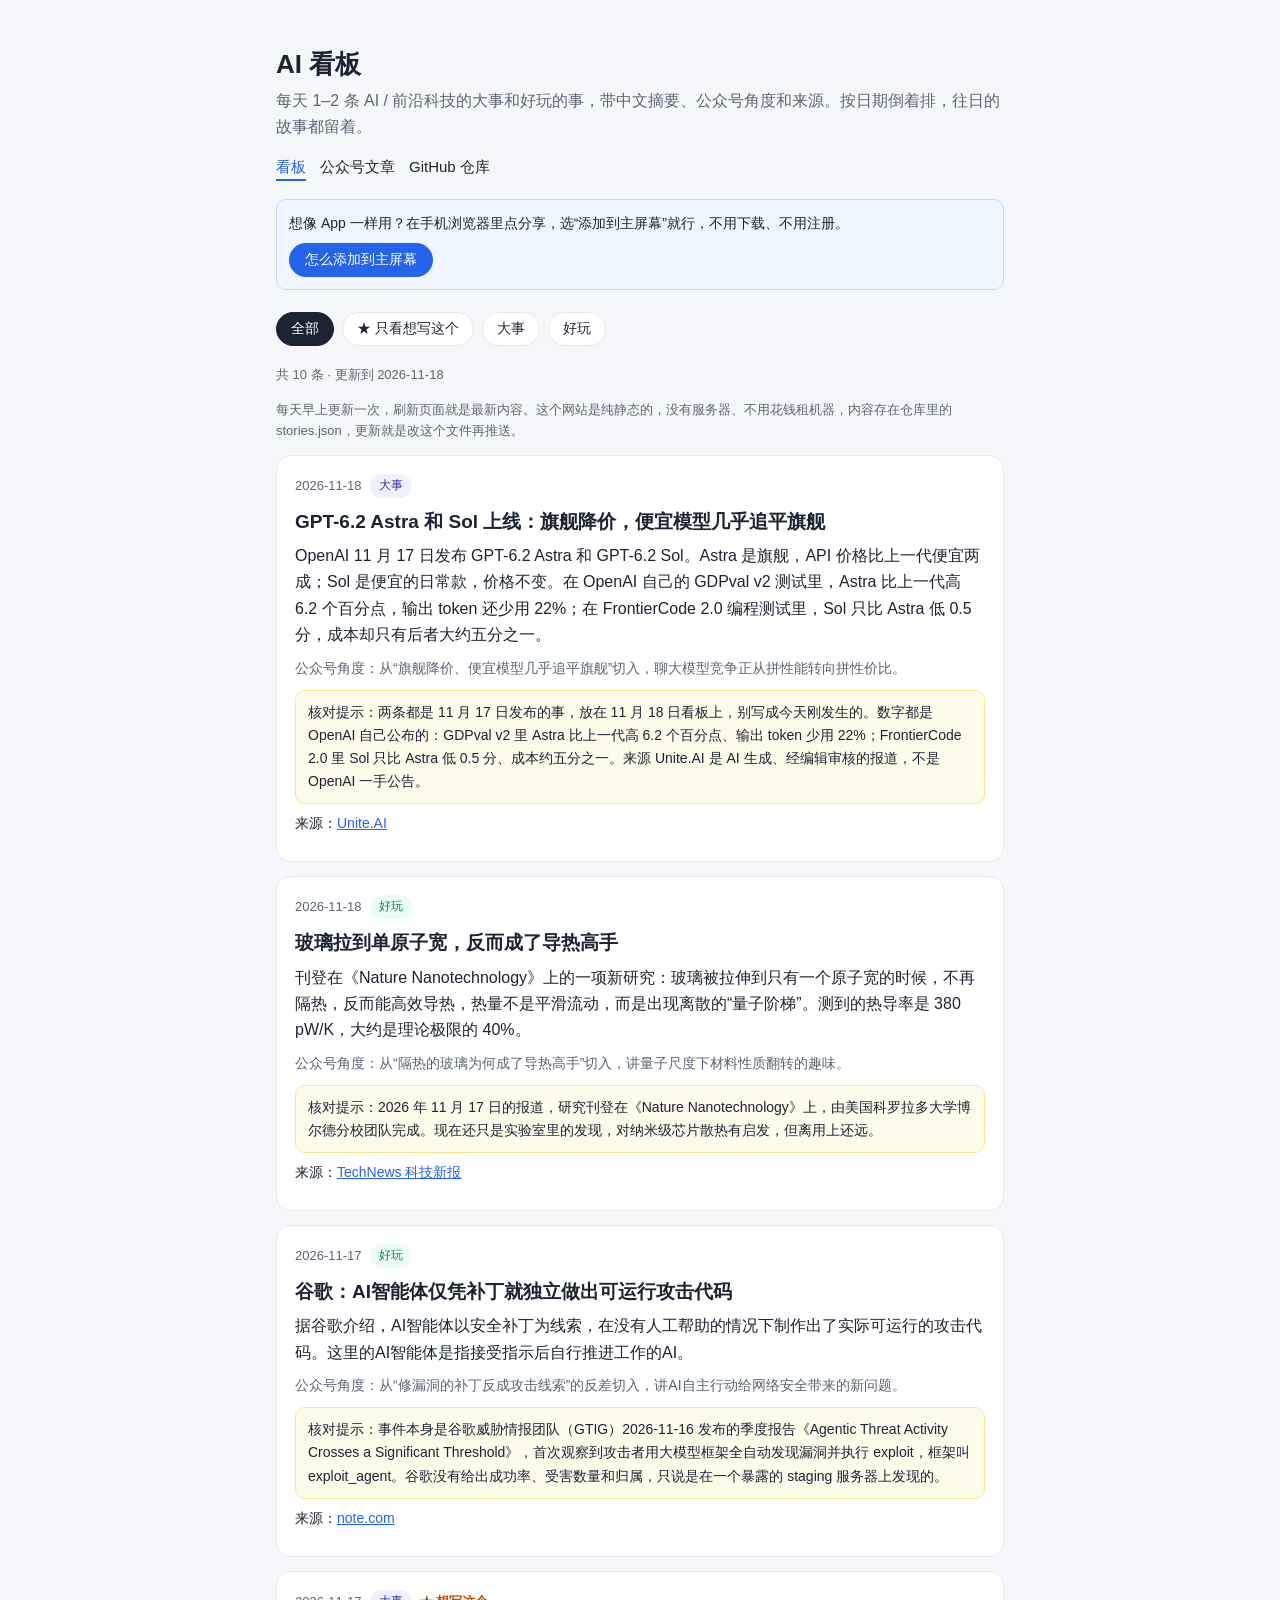
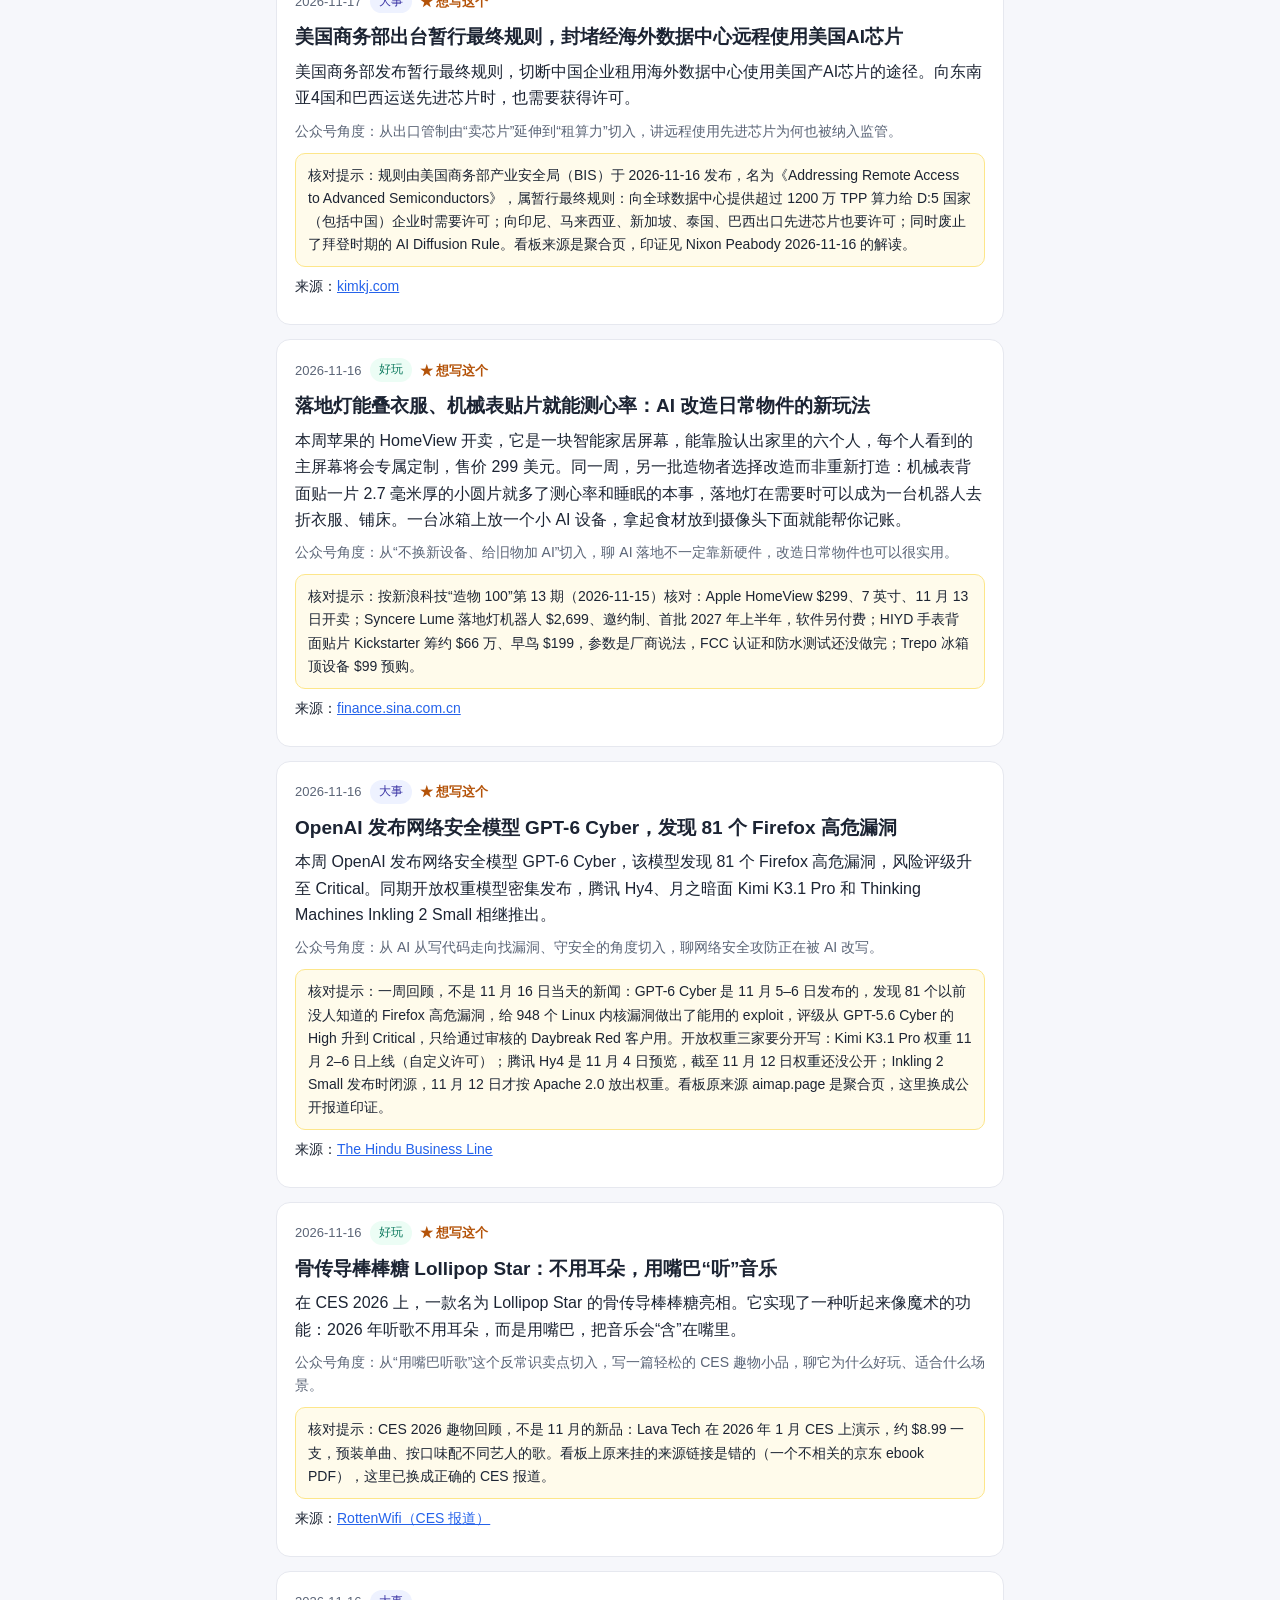
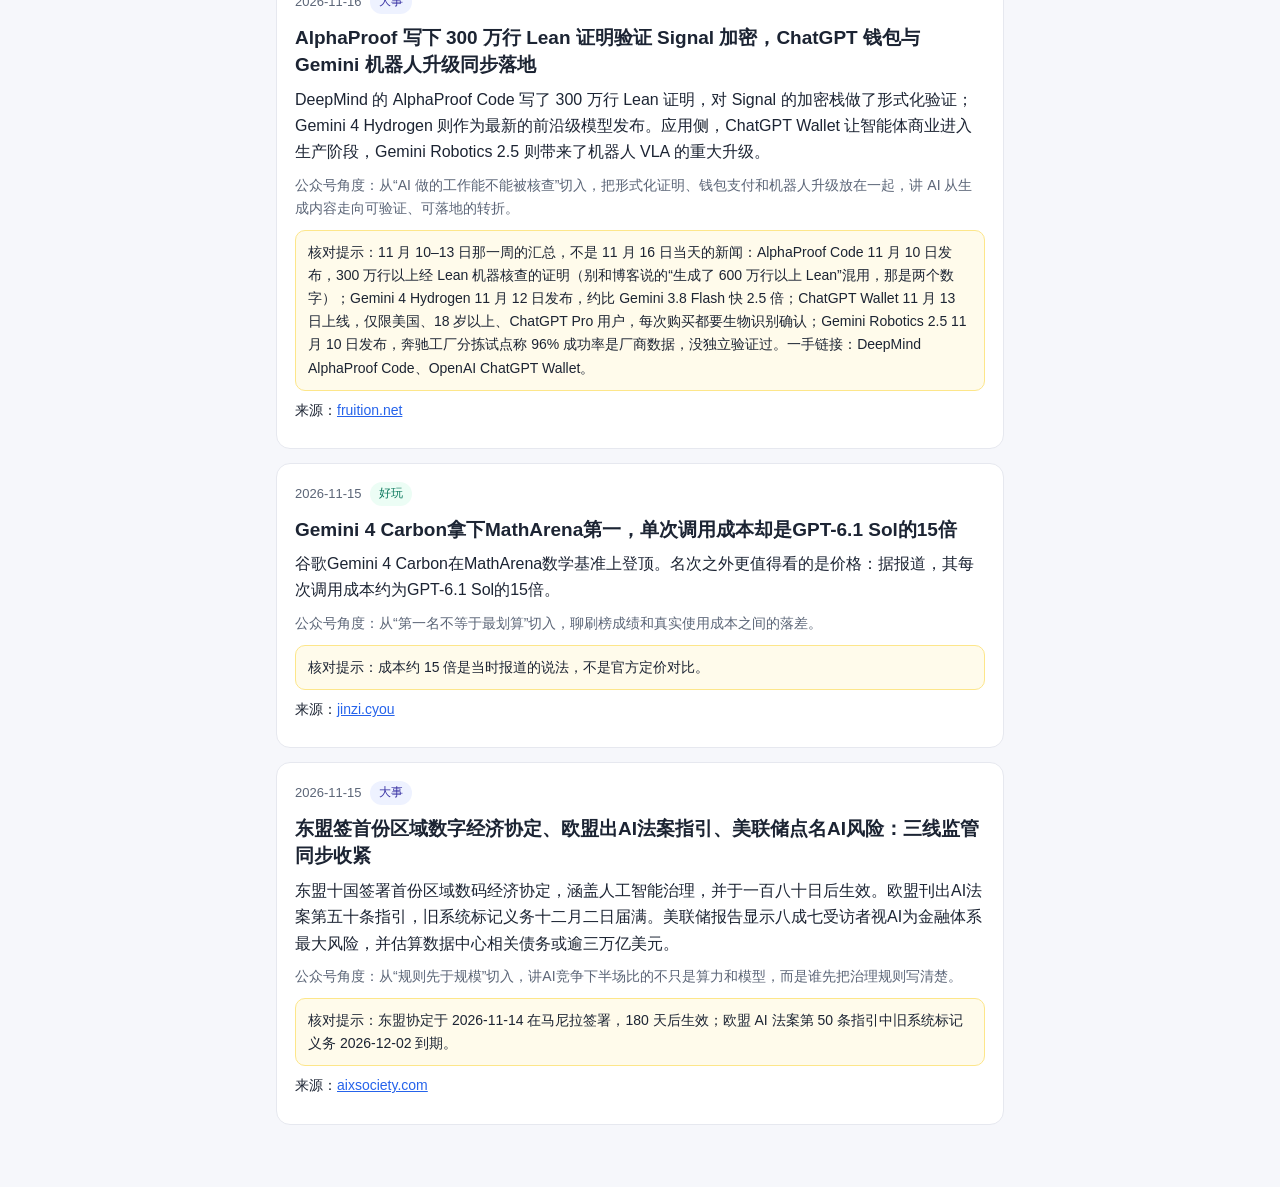
<file: index.html>
<!DOCTYPE html>
<html lang="zh-CN">
<head>
<meta charset="UTF-8">
<meta name="viewport" content="width=device-width, initial-scale=1">
<title>AI 看板 · 每天的 AI / 前沿科技</title>
<meta name="description" content="每天 1-2 条 AI / 前沿科技大事和好玩的事，带中文摘要、公众号角度和来源链接。">
<link rel="manifest" href="manifest.webmanifest">
<meta name="theme-color" content="#1c2433">
<link rel="icon" href="icon.svg" type="image/svg+xml">
<link rel="stylesheet" href="style.css">
</head>
<body>
<div class="wrap">
  <header class="site">
    <h1>AI 看板</h1>
    <p class="sub">每天 1–2 条 AI / 前沿科技的大事和好玩的事，带中文摘要、公众号角度和来源。按日期倒着排，往日的故事都留着。</p>
    <nav class="nav">
      <a class="active" href="index.html">看板</a>
      <a href="articles.html">公众号文章</a>
      <a href="https://github.com/LXCswlp/seendfirstindex" target="_blank" rel="noopener">GitHub 仓库</a>
    </nav>
    <div class="install">
      想像 App 一样用？在手机浏览器里点分享，选“添加到主屏幕”就行，不用下载、不用注册。
      <br><button class="install-btn" id="installBtn" type="button">怎么添加到主屏幕</button>
    </div>
  </header>

  <div class="filters">
    <button class="active" data-filter="all" type="button">全部</button>
    <button data-filter="picked" type="button">★ 只看想写这个</button>
    <button data-filter="大事" type="button">大事</button>
    <button data-filter="好玩" type="button">好玩</button>
  </div>
  <p class="meta" id="count"></p>
  <p class="meta" id="updated">每天早上更新一次，刷新页面就是最新内容。这个网站是纯静态的，没有服务器、不用花钱租机器，内容存在仓库里的 stories.json，更新就是改这个文件再推送。</p>

  <main id="list"><p>正在加载今天的看板……</p></main>
</div>
<script src="app.js"></script>
</body>
</html>
</file>
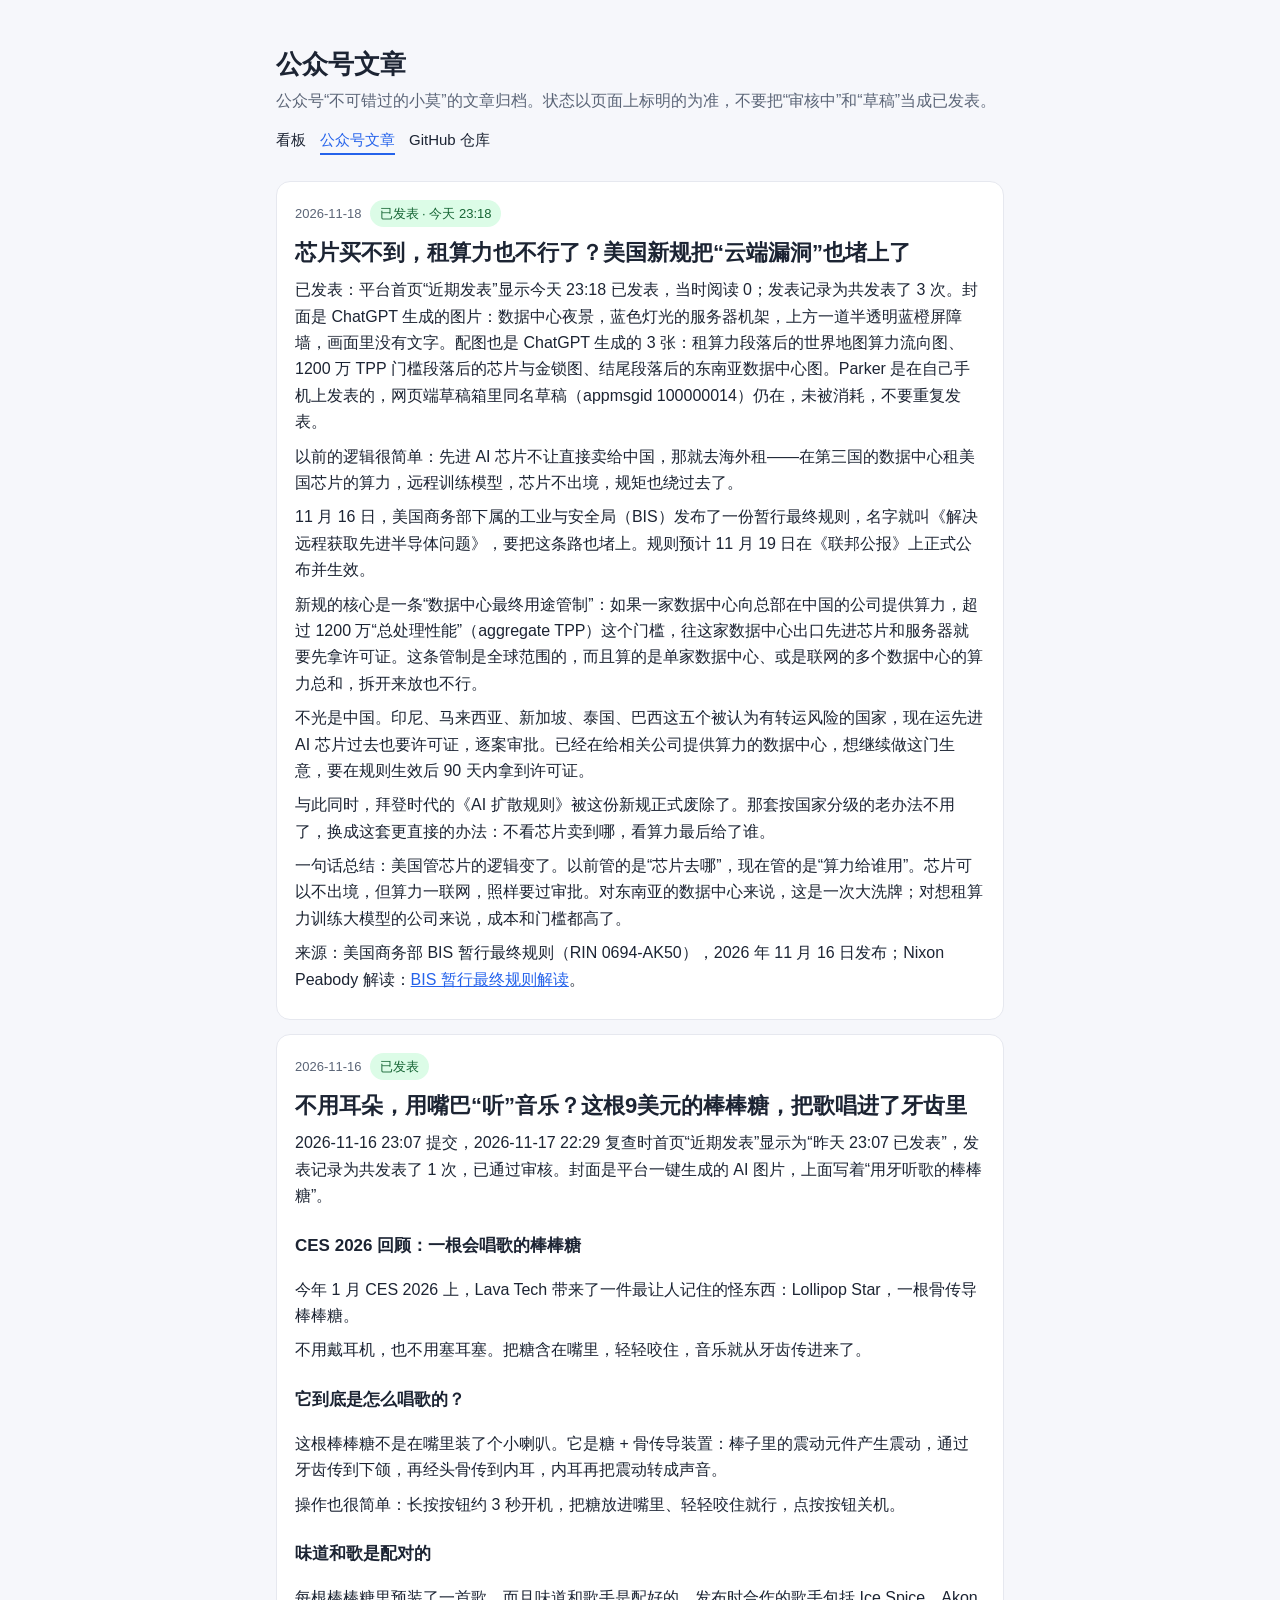
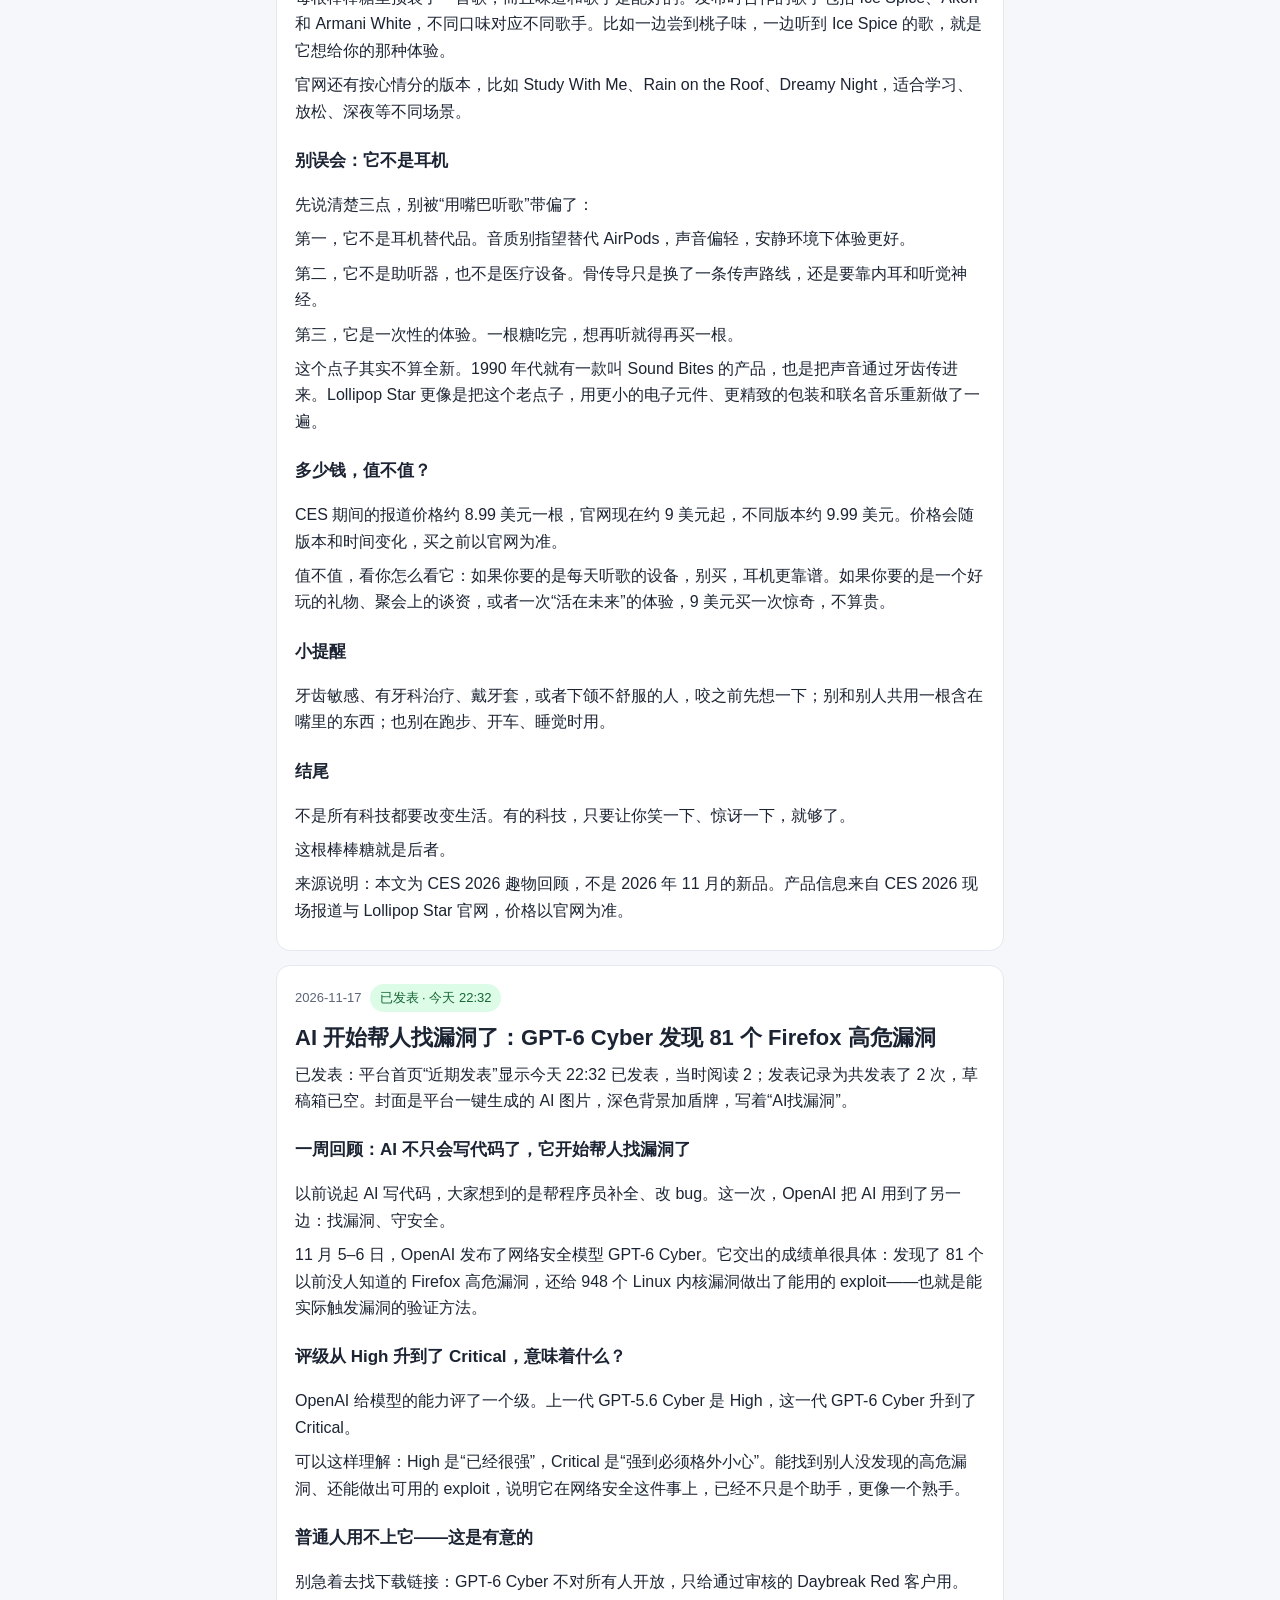
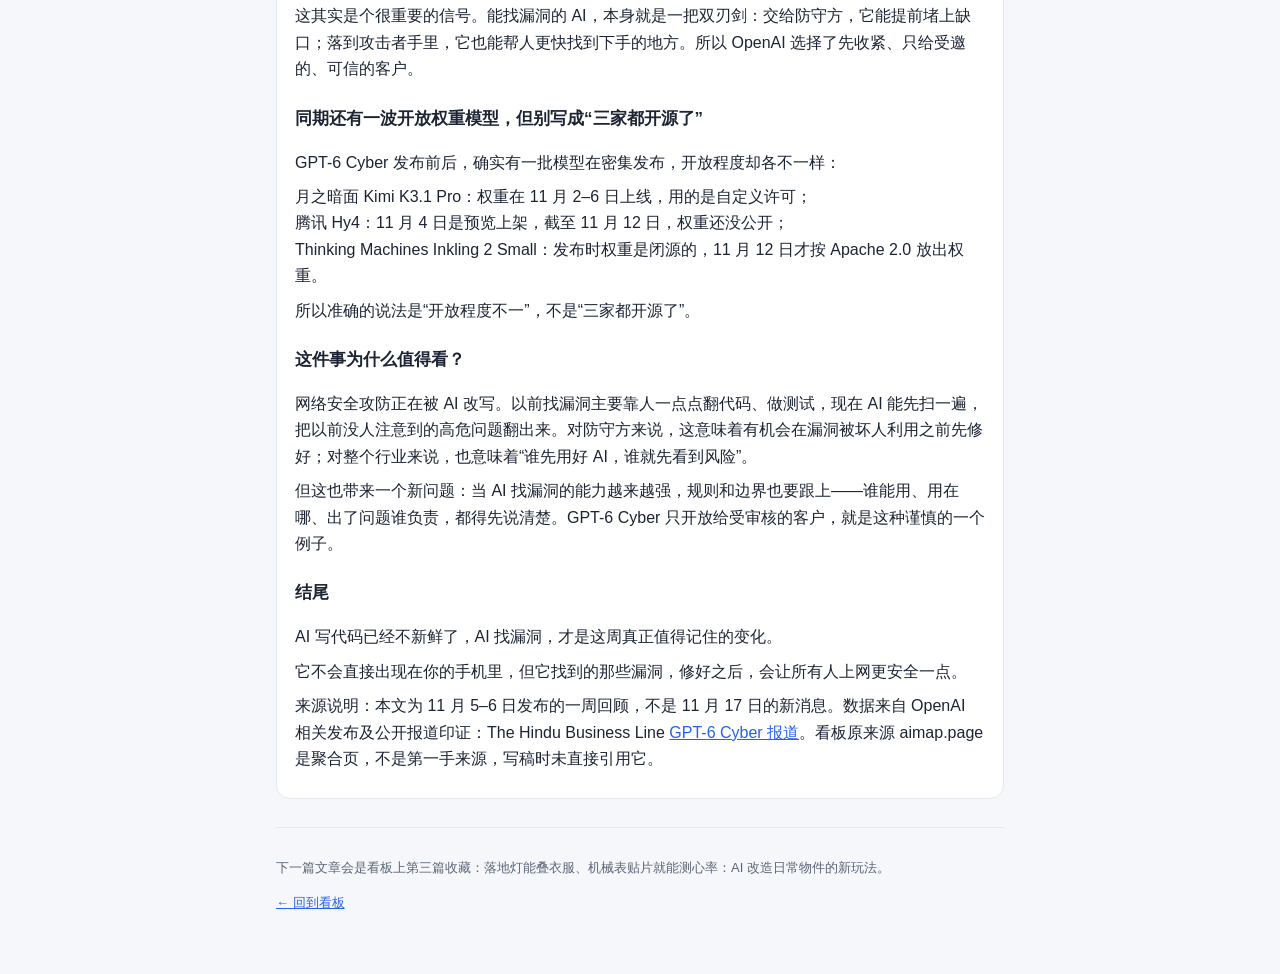
<file: articles.html>
<!DOCTYPE html>
<html lang="zh-CN">
<head>
<meta charset="UTF-8">
<meta name="viewport" content="width=device-width, initial-scale=1">
<title>公众号文章 · AI 看板</title>
<meta name="description" content="公众号“不可错过的小莫”的文章：棒棒糖、GPT-6 Cyber、芯片管制三篇均已发表。">
<link rel="manifest" href="manifest.webmanifest">
<meta name="theme-color" content="#1c2433">
<link rel="icon" href="icon.svg" type="image/svg+xml">
<link rel="stylesheet" href="style.css">
</head>
<body>
<div class="wrap">
  <header class="site">
    <h1>公众号文章</h1>
    <p class="sub">公众号“不可错过的小莫”的文章归档。状态以页面上标明的为准，不要把“审核中”和“草稿”当成已发表。</p>
    <nav class="nav">
      <a href="index.html">看板</a>
      <a class="active" href="articles.html">公众号文章</a>
      <a href="https://github.com/LXCswlp/seendfirstindex" target="_blank" rel="noopener">GitHub 仓库</a>
    </nav>
  </header>

  <article class="card post">
    <div class="meta"><span>2026-11-18</span><span class="status ok">已发表 · 今天 23:18</span></div>
    <h2>芯片买不到，租算力也不行了？美国新规把“云端漏洞”也堵上了</h2>
    <p>已发表：平台首页“近期发表”显示今天 23:18 已发表，当时阅读 0；发表记录为共发表了 3 次。封面是 ChatGPT 生成的图片：数据中心夜景，蓝色灯光的服务器机架，上方一道半透明蓝橙屏障墙，画面里没有文字。配图也是 ChatGPT 生成的 3 张：租算力段落后的世界地图算力流向图、1200 万 TPP 门槛段落后的芯片与金锁图、结尾段落后的东南亚数据中心图。Parker 是在自己手机上发表的，网页端草稿箱里同名草稿（appmsgid 100000014）仍在，未被消耗，不要重复发表。</p>
    <p>以前的逻辑很简单：先进 AI 芯片不让直接卖给中国，那就去海外租——在第三国的数据中心租美国芯片的算力，远程训练模型，芯片不出境，规矩也绕过去了。</p>
    <p>11 月 16 日，美国商务部下属的工业与安全局（BIS）发布了一份暂行最终规则，名字就叫《解决远程获取先进半导体问题》，要把这条路也堵上。规则预计 11 月 19 日在《联邦公报》上正式公布并生效。</p>
    <p>新规的核心是一条“数据中心最终用途管制”：如果一家数据中心向总部在中国的公司提供算力，超过 1200 万“总处理性能”（aggregate TPP）这个门槛，往这家数据中心出口先进芯片和服务器就要先拿许可证。这条管制是全球范围的，而且算的是单家数据中心、或是联网的多个数据中心的算力总和，拆开来放也不行。</p>
    <p>不光是中国。印尼、马来西亚、新加坡、泰国、巴西这五个被认为有转运风险的国家，现在运先进 AI 芯片过去也要许可证，逐案审批。已经在给相关公司提供算力的数据中心，想继续做这门生意，要在规则生效后 90 天内拿到许可证。</p>
    <p>与此同时，拜登时代的《AI 扩散规则》被这份新规正式废除了。那套按国家分级的老办法不用了，换成这套更直接的办法：不看芯片卖到哪，看算力最后给了谁。</p>
    <p>一句话总结：美国管芯片的逻辑变了。以前管的是“芯片去哪”，现在管的是“算力给谁用”。芯片可以不出境，但算力一联网，照样要过审批。对东南亚的数据中心来说，这是一次大洗牌；对想租算力训练大模型的公司来说，成本和门槛都高了。</p>
    <p>来源：美国商务部 BIS 暂行最终规则（RIN 0694-AK50），2026 年 11 月 16 日发布；Nixon Peabody 解读：<a href="https://www.nixonpeabody.com/insights/alerts/2026/11/16/bis-targets-remote-access-to-advanced-chips-through-overseas-data-centers" target="_blank" rel="noopener">BIS 暂行最终规则解读</a>。</p>
  </article>

  <article class="card post">
    <div class="meta"><span>2026-11-16</span><span class="status ok">已发表</span></div>
    <h2>不用耳朵，用嘴巴“听”音乐？这根9美元的棒棒糖，把歌唱进了牙齿里</h2>
    <p>2026-11-16 23:07 提交，2026-11-17 22:29 复查时首页“近期发表”显示为“昨天 23:07 已发表”，发表记录为共发表了 1 次，已通过审核。封面是平台一键生成的 AI 图片，上面写着“用牙听歌的棒棒糖”。</p>
    <h3>CES 2026 回顾：一根会唱歌的棒棒糖</h3>
    <p>今年 1 月 CES 2026 上，Lava Tech 带来了一件最让人记住的怪东西：Lollipop Star，一根骨传导棒棒糖。</p>
    <p>不用戴耳机，也不用塞耳塞。把糖含在嘴里，轻轻咬住，音乐就从牙齿传进来了。</p>
    <h3>它到底是怎么唱歌的？</h3>
    <p>这根棒棒糖不是在嘴里装了个小喇叭。它是糖 + 骨传导装置：棒子里的震动元件产生震动，通过牙齿传到下颌，再经头骨传到内耳，内耳再把震动转成声音。</p>
    <p>操作也很简单：长按按钮约 3 秒开机，把糖放进嘴里、轻轻咬住就行，点按按钮关机。</p>
    <h3>味道和歌是配对的</h3>
    <p>每根棒棒糖里预装了一首歌，而且味道和歌手是配好的。发布时合作的歌手包括 Ice Spice、Akon 和 Armani White，不同口味对应不同歌手。比如一边尝到桃子味，一边听到 Ice Spice 的歌，就是它想给你的那种体验。</p>
    <p>官网还有按心情分的版本，比如 Study With Me、Rain on the Roof、Dreamy Night，适合学习、放松、深夜等不同场景。</p>
    <h3>别误会：它不是耳机</h3>
    <p>先说清楚三点，别被“用嘴巴听歌”带偏了：</p>
    <p>第一，它不是耳机替代品。音质别指望替代 AirPods，声音偏轻，安静环境下体验更好。</p>
    <p>第二，它不是助听器，也不是医疗设备。骨传导只是换了一条传声路线，还是要靠内耳和听觉神经。</p>
    <p>第三，它是一次性的体验。一根糖吃完，想再听就得再买一根。</p>
    <p>这个点子其实不算全新。1990 年代就有一款叫 Sound Bites 的产品，也是把声音通过牙齿传进来。Lollipop Star 更像是把这个老点子，用更小的电子元件、更精致的包装和联名音乐重新做了一遍。</p>
    <h3>多少钱，值不值？</h3>
    <p>CES 期间的报道价格约 8.99 美元一根，官网现在约 9 美元起，不同版本约 9.99 美元。价格会随版本和时间变化，买之前以官网为准。</p>
    <p>值不值，看你怎么看它：如果你要的是每天听歌的设备，别买，耳机更靠谱。如果你要的是一个好玩的礼物、聚会上的谈资，或者一次“活在未来”的体验，9 美元买一次惊奇，不算贵。</p>
    <h3>小提醒</h3>
    <p>牙齿敏感、有牙科治疗、戴牙套，或者下颌不舒服的人，咬之前先想一下；别和别人共用一根含在嘴里的东西；也别在跑步、开车、睡觉时用。</p>
    <h3>结尾</h3>
    <p>不是所有科技都要改变生活。有的科技，只要让你笑一下、惊讶一下，就够了。</p>
    <p>这根棒棒糖就是后者。</p>
    <p>来源说明：本文为 CES 2026 趣物回顾，不是 2026 年 11 月的新品。产品信息来自 CES 2026 现场报道与 Lollipop Star 官网，价格以官网为准。</p>
  </article>

  <article class="card post">
    <div class="meta"><span>2026-11-17</span><span class="status ok">已发表 · 今天 22:32</span></div>
    <h2>AI 开始帮人找漏洞了：GPT-6 Cyber 发现 81 个 Firefox 高危漏洞</h2>
    <p>已发表：平台首页“近期发表”显示今天 22:32 已发表，当时阅读 2；发表记录为共发表了 2 次，草稿箱已空。封面是平台一键生成的 AI 图片，深色背景加盾牌，写着“AI找漏洞”。</p>
    <h3>一周回顾：AI 不只会写代码了，它开始帮人找漏洞了</h3>
    <p>以前说起 AI 写代码，大家想到的是帮程序员补全、改 bug。这一次，OpenAI 把 AI 用到了另一边：找漏洞、守安全。</p>
    <p>11 月 5–6 日，OpenAI 发布了网络安全模型 GPT-6 Cyber。它交出的成绩单很具体：发现了 81 个以前没人知道的 Firefox 高危漏洞，还给 948 个 Linux 内核漏洞做出了能用的 exploit——也就是能实际触发漏洞的验证方法。</p>
    <h3>评级从 High 升到了 Critical，意味着什么？</h3>
    <p>OpenAI 给模型的能力评了一个级。上一代 GPT-5.6 Cyber 是 High，这一代 GPT-6 Cyber 升到了 Critical。</p>
    <p>可以这样理解：High 是“已经很强”，Critical 是“强到必须格外小心”。能找到别人没发现的高危漏洞、还能做出可用的 exploit，说明它在网络安全这件事上，已经不只是个助手，更像一个熟手。</p>
    <h3>普通人用不上它——这是有意的</h3>
    <p>别急着去找下载链接：GPT-6 Cyber 不对所有人开放，只给通过审核的 Daybreak Red 客户用。</p>
    <p>这其实是个很重要的信号。能找漏洞的 AI，本身就是一把双刃剑：交给防守方，它能提前堵上缺口；落到攻击者手里，它也能帮人更快找到下手的地方。所以 OpenAI 选择了先收紧、只给受邀的、可信的客户。</p>
    <h3>同期还有一波开放权重模型，但别写成“三家都开源了”</h3>
    <p>GPT-6 Cyber 发布前后，确实有一批模型在密集发布，开放程度却各不一样：</p>
    <p>月之暗面 Kimi K3.1 Pro：权重在 11 月 2–6 日上线，用的是自定义许可；<br>腾讯 Hy4：11 月 4 日是预览上架，截至 11 月 12 日，权重还没公开；<br>Thinking Machines Inkling 2 Small：发布时权重是闭源的，11 月 12 日才按 Apache 2.0 放出权重。</p>
    <p>所以准确的说法是“开放程度不一”，不是“三家都开源了”。</p>
    <h3>这件事为什么值得看？</h3>
    <p>网络安全攻防正在被 AI 改写。以前找漏洞主要靠人一点点翻代码、做测试，现在 AI 能先扫一遍，把以前没人注意到的高危问题翻出来。对防守方来说，这意味着有机会在漏洞被坏人利用之前先修好；对整个行业来说，也意味着“谁先用好 AI，谁就先看到风险”。</p>
    <p>但这也带来一个新问题：当 AI 找漏洞的能力越来越强，规则和边界也要跟上——谁能用、用在哪、出了问题谁负责，都得先说清楚。GPT-6 Cyber 只开放给受审核的客户，就是这种谨慎的一个例子。</p>
    <h3>结尾</h3>
    <p>AI 写代码已经不新鲜了，AI 找漏洞，才是这周真正值得记住的变化。</p>
    <p>它不会直接出现在你的手机里，但它找到的那些漏洞，修好之后，会让所有人上网更安全一点。</p>
    <p>来源说明：本文为 11 月 5–6 日发布的一周回顾，不是 11 月 17 日的新消息。数据来自 OpenAI 相关发布及公开报道印证：The Hindu Business Line <a href="https://www.thehindubusinessline.com/info-tech/openais-gpt-6-cyber-finds-81-critical-firefox-flaws-develops-948-linux-exploits/article71672723.ece" target="_blank" rel="noopener">GPT-6 Cyber 报道</a>。看板原来源 aimap.page 是聚合页，不是第一手来源，写稿时未直接引用它。</p>
  </article>

  <footer>
    <p>下一篇文章会是看板上第三篇收藏：落地灯能叠衣服、机械表贴片就能测心率：AI 改造日常物件的新玩法。</p>
    <p><a href="index.html">← 回到看板</a></p>
  </footer>
</div>
</body>
</html>
</file>
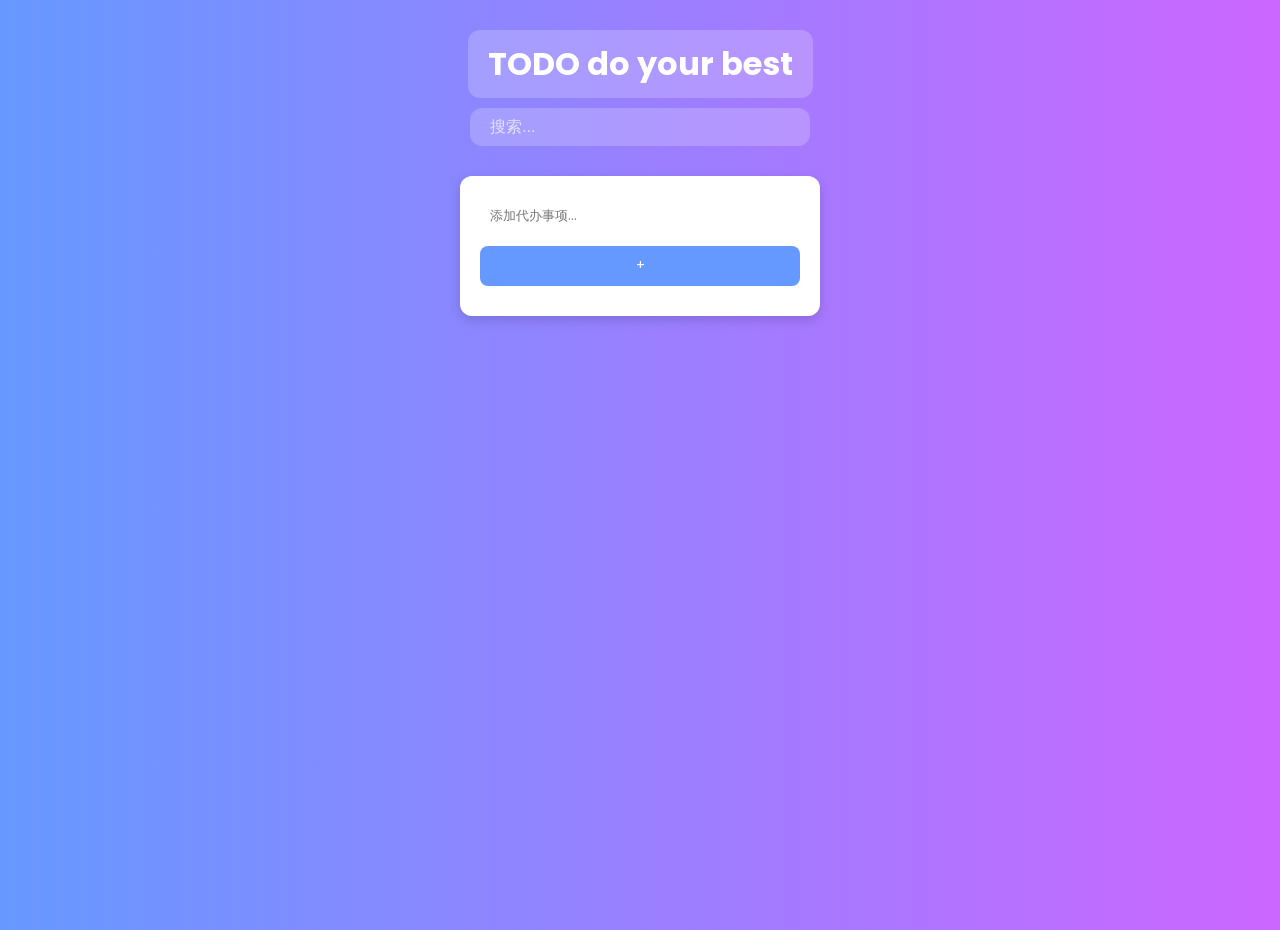
<file: todo.html>
<!DOCTYPE html>
<html lang="zh">
<head>
  <meta charset="UTF-8">
  <title>TODO APP</title>
  <link href="https://fonts.googleapis.com/css2?family=Poppins:wght@600&display=swap" rel="stylesheet">
  <style>
    body {
      height: 100vh;
      margin: 0;
      background: linear-gradient(to right, #6699ff, #cc66ff);
      font-family: 'Poppins', sans-serif;
    }

    h1 {
      text-align: center;
      background: rgba(255, 255, 255, 0.2);
      border-radius: 12px;
      padding: 10px 20px;
      color: white;
      width: fit-content;
      margin: 30px auto 10px;
    }

    .search-box {
      display: block;
      margin: 10px auto 30px;
      padding: 10px 20px;
      border: none;
      border-radius: 12px;
      background: rgba(255, 255, 255, 0.2);
      color: white;
      font-size: 16px;
      width: 300px;
    }

    .search-box::placeholder {
      color: rgba(255, 255, 255, 0.7);
    }

    .todo-wrapper {
      width: 320px;
      margin: 0 auto;
      background: white;
      padding: 20px;
      border-radius: 12px;
      box-shadow: 0 4px 12px rgba(0, 0, 0, 0.15);
    }

    #new-task {
      width: 100%;
      padding: 10px;
      border: none;
      border-radius: 8px;
      margin-bottom: 10px;
      font-family: inherit;
      box-sizing: border-box;
    }

    .todo-wrapper button {
      width: 100%;
      padding: 10px;
      background: #6699ff;
      color: white;
      border: none;
      border-radius: 8px;
      cursor: pointer;
      margin-bottom: 10px;
      font-family: inherit;
    }

    #task-list .task {
      display: flex;
      align-items: center;
      justify-content: space-between;
      background: #f9f9f9;
      border-radius: 10px;
      padding: 10px;
      margin-bottom: 10px;
      box-shadow: 0 2px 6px rgba(0, 0, 0, 0.1);
      position: relative;
    }

    .task-left {
      display: flex;
      align-items: center;
      gap: 10px;
      flex: 1;
    }

    .task input[type="checkbox"] {
      transform: scale(1.2);
    }

    .task.done .task-text {
      text-decoration: line-through;
      color: gray;
    }

    .task .task-text {
      font-size: 16px;
    }

    .menu {
      position: relative;
    }

    .menu-btn {
      background: none;
      border: none;
      font-size: 18px;
      cursor: pointer;
    }

    .menu-options {
      position: absolute;
      top: 25px;
      right: 0;
      background: white;
      box-shadow: 0 2px 8px rgba(0,0,0,0.2);
      border-radius: 6px;
      overflow: hidden;
      display: none;
      z-index: 10;
    }

    .menu-options button {
  display: block;
  width: 100%;
  padding: 8px 12px;
  border: none;
  background: #f0f0f0;
  color: #333;
  cursor: pointer;
  text-align: left;
  font-size: 14px;
}

  .menu-options button:hover {
    background: #dbe3ff;
    color: #000;
  }
  .task.highlight {
    animation: highlightFlash 1s ease-in-out;
    background-color: #ffffcc !important;
  }

  @keyframes highlightFlash {
    0%   { background-color: #ffffcc; }
    50%  { background-color: #fff9a1; }
    100% { background-color: #ffffcc; }
  }
  </style>
</head>
<body>
  <h1>TODO do your best</h1>
  <input type="text" placeholder="搜索..." class="search-box" oninput="searchTask(this.value)">
  <div class="todo-wrapper">
    <input type="text" id="new-task" placeholder="添加代办事项..." />
    <button onclick="addTask()">+</button>
    <div id="task-list"></div>
  </div>

  <script>
    function addTask() {
      const input = document.getElementById('new-task');
      const text = input.value.trim();
      if (text === '') return;

      const taskEl = document.createElement('div');
      taskEl.className = 'task';

      taskEl.innerHTML = `
        <div class="task-left">
          <input type="checkbox" onchange="toggleDone(this)">
          <span class="task-text">${text}</span>
        </div>
        <div class="menu">
          <button class="menu-btn" onclick="toggleMenu(this)">⋮</button>
          <div class="menu-options">
            <button onclick="editTask(this)">编辑</button>
            <button onclick="deleteTask(this)">删除</button>
          </div>
        </div>
      `;

      document.getElementById('task-list').appendChild(taskEl);
      input.value = '';
    }

    function toggleDone(checkbox) {
      const task = checkbox.closest('.task');
      task.classList.toggle('done');
    }

    function toggleMenu(btn) {
      const menu = btn.nextElementSibling;
      menu.style.display = menu.style.display === 'block' ? 'none' : 'block';

      // 自动关闭菜单
      document.addEventListener('click', function outsideClick(e) {
        if (!btn.parentElement.contains(e.target)) {
          menu.style.display = 'none';
          document.removeEventListener('click', outsideClick);
        }
      });
    }

    function deleteTask(btn) {
      const task = btn.closest('.task');
      task.remove();
    }

    function editTask(btn) {
      const task = btn.closest('.task');
      const span = task.querySelector('.task-text');
      const newText = prompt('修改代办内容：', span.textContent);
      if (newText !== null && newText.trim() !== '') {
        span.textContent = newText.trim();
      }
      btn.closest('.menu-options').style.display = 'none';
    }
    function searchTask(query) {
      const tasks = document.querySelectorAll('.task');
      tasks.forEach(task => {
        const text = task.querySelector('.task-text').textContent.toLowerCase();
        if (text.includes(query.toLowerCase())) {
          task.style.display = 'flex';
        } else {
          task.style.display = 'none';
        }
      });
    }
  </script>
</body>
</html>
</file>
<file: style.css>
:root{--bg:#f6f7fb;--card:#fff;--ink:#1c2433;--muted:#5b6577;--line:#e6e8ef;--blue:#2563eb;--green:#0e7a5f;--amber:#b45309;--radius:14px}
*{box-sizing:border-box}
body{margin:0;background:var(--bg);color:var(--ink);font-family:-apple-system,BlinkMacSystemFont,"PingFang SC","Microsoft YaHei",sans-serif;line-height:1.65}
a{color:var(--blue)}
.wrap{max-width:760px;margin:0 auto;padding:20px 16px 48px}
header.site{padding:28px 0 8px}
h1{font-size:26px;line-height:1.3;margin:0 0 6px}
.sub{color:var(--muted);margin:0 0 14px}
.nav{display:flex;gap:14px;flex-wrap:wrap;font-size:15px;margin:0 0 18px}
.nav a{color:var(--ink);text-decoration:none;border-bottom:2px solid transparent}
.nav a.active{color:var(--blue);border-color:var(--blue)}
.filters{display:flex;gap:8px;flex-wrap:wrap;margin:14px 0 18px}
.filters button{border:1px solid var(--line);background:#fff;color:var(--ink);border-radius:999px;padding:7px 14px;font-size:14px;cursor:pointer}
.filters button.active{background:var(--ink);color:#fff;border-color:var(--ink)}
.card{background:var(--card);border:1px solid var(--line);border-radius:var(--radius);padding:18px;margin:0 0 14px}
.meta{font-size:13px;color:var(--muted);display:flex;gap:8px;flex-wrap:wrap;align-items:center}
.tag{border-radius:999px;padding:2px 9px;font-size:12px;background:#eef2ff;color:#3730a3}
.tag.fun{background:#ecfdf5;color:var(--green)}
.picked{color:var(--amber);font-weight:700}
.card h2{font-size:19px;line-height:1.45;margin:10px 0 8px}
.card p{margin:8px 0}
.angle{color:var(--muted);font-size:14px}
.note{background:#fffbeb;border:1px solid #fde68a;border-radius:10px;padding:10px 12px;font-size:14px;margin-top:10px}
.source{font-size:14px}
footer{color:var(--muted);font-size:13px;margin-top:28px;border-top:1px solid var(--line);padding-top:16px}
article.post h2{font-size:22px}
article.post h3{font-size:17px;margin-top:22px}
.status{display:inline-block;border-radius:999px;padding:3px 10px;font-size:13px;background:#fef3c7;color:#92400e}
.status.ok{background:#dcfce7;color:#166534}
.install{background:#eff6ff;border:1px solid #bfdbfe;border-radius:10px;padding:12px;font-size:14px}
button.install-btn{border:none;background:var(--blue);color:#fff;border-radius:999px;padding:8px 16px;font-size:14px;cursor:pointer;margin-top:8px}
@media (max-width:520px){h1{font-size:23px}.card h2{font-size:18px}}
</file>
